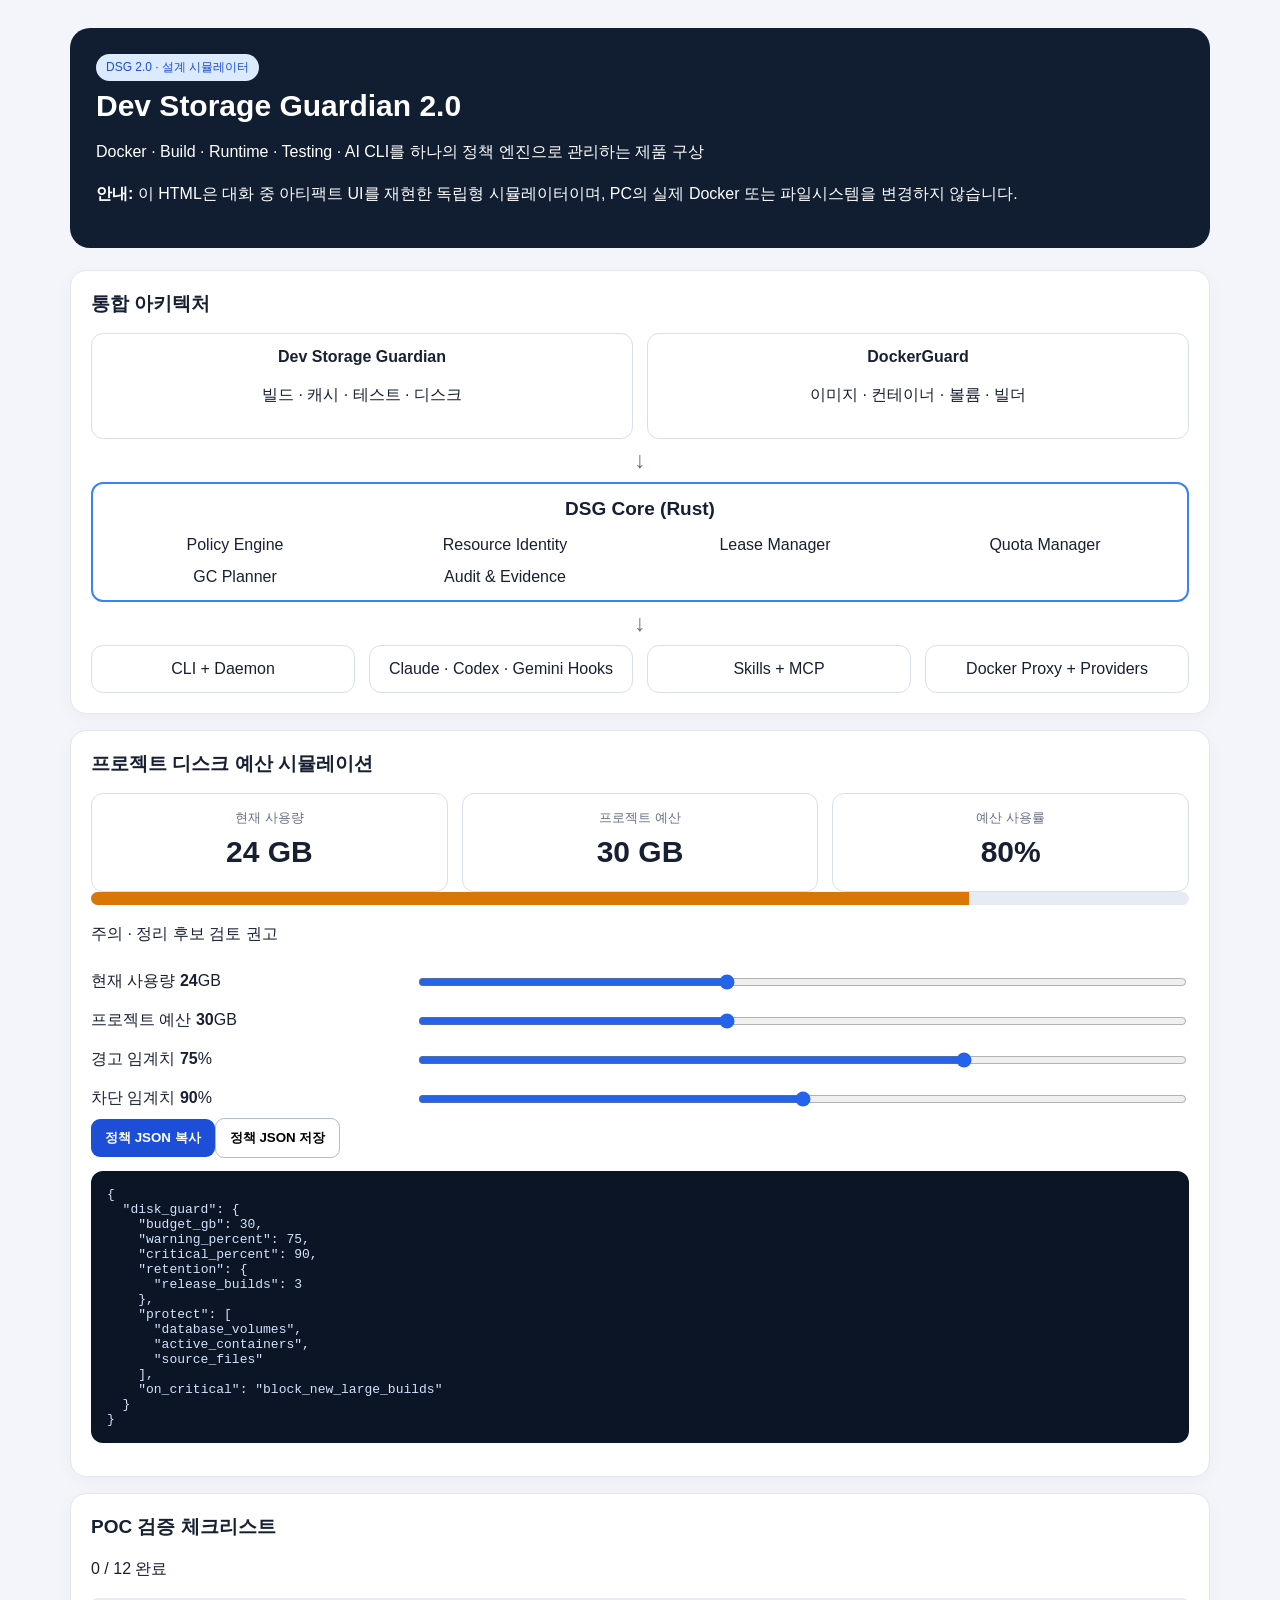
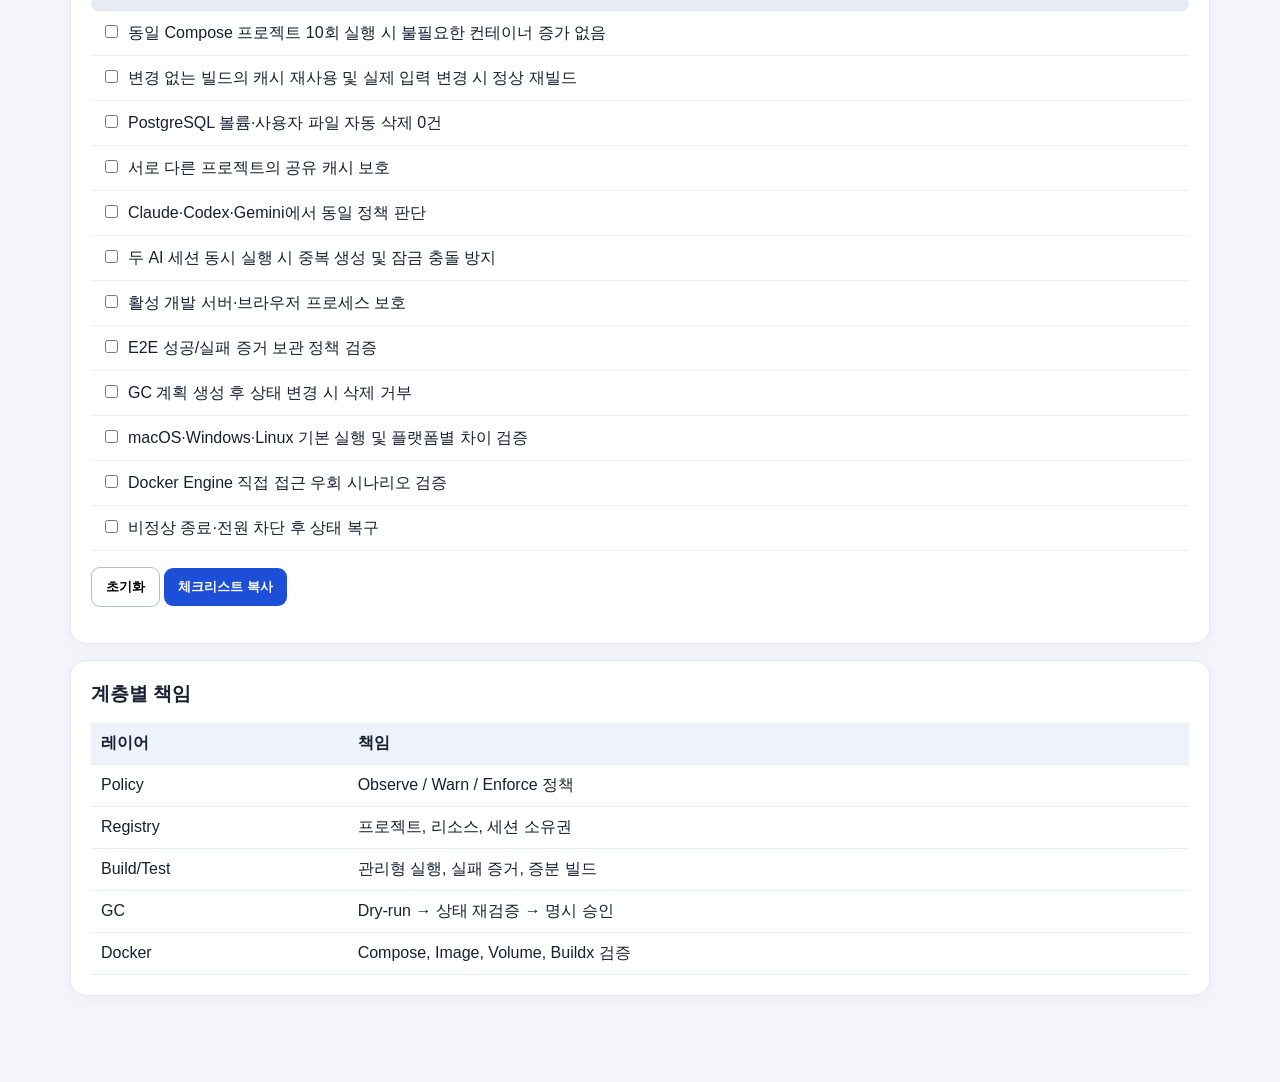
<file: artifact/DSG_2_0_Interactive_Artifact.html>
<!doctype html><html lang="ko"><head><meta charset="utf-8"><meta name="viewport" content="width=device-width,initial-scale=1"><title>DSG 2.0 Interactive Architecture Artifact</title><style>
:root{color-scheme:light dark;font-family:Inter,-apple-system,BlinkMacSystemFont,'Segoe UI',sans-serif}body{background:#f3f5fa;color:#172033;margin:0}main{max-width:1140px;margin:auto;padding:28px 18px 70px}header{background:#111e31;color:white;padding:26px;border-radius:20px;margin-bottom:22px}h1{margin:8px 0;font-size:30px}h2{margin:0 0 16px;font-size:19px}h3{margin:12px 0}p{line-height:1.6}small{color:#667085}.grid{display:grid;grid-template-columns:repeat(auto-fit,minmax(240px,1fr));gap:14px}.card{background:white;border:1px solid #e2e7ee;border-radius:16px;padding:20px;margin-bottom:16px;box-shadow:0 4px 18px #1b293909}.tile{border:1px solid #d7dfeb;border-radius:12px;padding:14px;text-align:center}.arrow{text-align:center;color:#667085;margin:8px;font-size:23px}.pill{display:inline-block;background:#dbeafe;color:#1d4ed8;font-size:12px;padding:5px 10px;border-radius:20px}.track{height:13px;background:#e7ebf3;border-radius:15px;overflow:hidden}.fill{height:100%;width:0;background:#15803d;transition:width .2s}.control{display:flex;justify-content:space-between;align-items:center;gap:15px;padding:9px 0}input[type=range]{width:70%;accent-color:#2563eb}button{border:1px solid #afbdd0;background:#fff;border-radius:9px;padding:10px 14px;cursor:pointer;font-weight:600}.mainbtn{background:#1d4ed8;color:white;border:0}.checks label{display:block;padding:10px;border-bottom:1px solid #eef1f4;line-height:1.5}.checks input{margin-right:10px;accent-color:#2563eb}pre{background:#0b1525;color:#d4e2ff;padding:16px;border-radius:12px;white-space:pre-wrap;overflow:auto}table{border-collapse:collapse;width:100%}th,td{padding:10px;border-bottom:1px solid #e8edf3;text-align:left}th{background:#eef3fb}@media(max-width:600px){h1{font-size:22px}.control{display:block}input[type=range]{width:100%}}
</style></head><body><main><header><span class="pill">DSG 2.0 · 설계 시뮬레이터</span><h1>Dev Storage Guardian 2.0</h1><p>Docker · Build · Runtime · Testing · AI CLI를 하나의 정책 엔진으로 관리하는 제품 구상</p><p><strong>안내:</strong> 이 HTML은 대화 중 아티팩트 UI를 재현한 독립형 시뮬레이터이며, PC의 실제 Docker 또는 파일시스템을 변경하지 않습니다.</p></header>
<section class="card"><h2>통합 아키텍처</h2><div class="grid"><div class="tile"><strong>Dev Storage Guardian</strong><p>빌드 · 캐시 · 테스트 · 디스크</p></div><div class="tile"><strong>DockerGuard</strong><p>이미지 · 컨테이너 · 볼륨 · 빌더</p></div></div><div class="arrow">↓</div><div class="tile" style="border:2px solid #3b82f6"><h2>DSG Core (Rust)</h2><div class="grid"><div>Policy Engine</div><div>Resource Identity</div><div>Lease Manager</div><div>Quota Manager</div><div>GC Planner</div><div>Audit & Evidence</div></div></div><div class="arrow">↓</div><div class="grid"><div class="tile">CLI + Daemon</div><div class="tile">Claude · Codex · Gemini Hooks</div><div class="tile">Skills + MCP</div><div class="tile">Docker Proxy + Providers</div></div></section>
<section class="card"><h2>프로젝트 디스크 예산 시뮬레이션</h2><div class="grid"><div class="tile"><small>현재 사용량</small><h1 id="usedLabel">24 GB</h1></div><div class="tile"><small>프로젝트 예산</small><h1 id="budgetLabel">30 GB</h1></div><div class="tile"><small>예산 사용률</small><h1 id="percentLabel">80%</h1></div></div><div class="track"><div id="fill" class="fill"></div></div><p id="status" role="status"></p><div class="control"><label for="used">현재 사용량 <strong id="usedVal">24</strong>GB</label><input id="used" type="range" min="0" max="60" value="24"></div><div class="control"><label for="budget">프로젝트 예산 <strong id="budgetVal">30</strong>GB</label><input id="budget" type="range" min="10" max="60" step="5" value="30"></div><div class="control"><label for="warning">경고 임계치 <strong id="warningVal">75</strong>%</label><input id="warning" type="range" min="50" max="85" step="5" value="75"></div><div class="control"><label for="critical">차단 임계치 <strong id="criticalVal">90</strong>%</label><input id="critical" type="range" min="80" max="100" step="5" value="90"></div><button class="mainbtn" id="copyPolicy">정책 JSON 복사</button><button id="downloadPolicy">정책 JSON 저장</button><pre id="policy"></pre></section>
<section class="card"><h2>POC 검증 체크리스트</h2><p id="progress">0 / 12 완료</p><div class="track"><div id="checkFill" class="fill"></div></div><div id="checks" class="checks"></div><p><button id="reset">초기화</button> <button class="mainbtn" id="copyChecklist">체크리스트 복사</button></p></section>
<section class="card"><h2>계층별 책임</h2><table><thead><tr><th>레이어</th><th>책임</th></tr></thead><tbody><tr><td>Policy</td><td>Observe / Warn / Enforce 정책</td></tr><tr><td>Registry</td><td>프로젝트, 리소스, 세션 소유권</td></tr><tr><td>Build/Test</td><td>관리형 실행, 실패 증거, 증분 빌드</td></tr><tr><td>GC</td><td>Dry-run → 상태 재검증 → 명시 승인</td></tr><tr><td>Docker</td><td>Compose, Image, Volume, Buildx 검증</td></tr></tbody></table></section>
</main><script>
const $=id=>document.getElementById(id);const keys=['used','budget','warning','critical'];const items=['동일 Compose 프로젝트 10회 실행 시 불필요한 컨테이너 증가 없음','변경 없는 빌드의 캐시 재사용 및 실제 입력 변경 시 정상 재빌드','PostgreSQL 볼륨·사용자 파일 자동 삭제 0건','서로 다른 프로젝트의 공유 캐시 보호','Claude·Codex·Gemini에서 동일 정책 판단','두 AI 세션 동시 실행 시 중복 생성 및 잠금 충돌 방지','활성 개발 서버·브라우저 프로세스 보호','E2E 성공/실패 증거 보관 정책 검증','GC 계획 생성 후 상태 변경 시 삭제 거부','macOS·Windows·Linux 기본 실행 및 플랫폼별 차이 검증','Docker Engine 직접 접근 우회 시나리오 검증','비정상 종료·전원 차단 후 상태 복구'];
function policy(){return {disk_guard:{budget_gb:Number($('budget').value),warning_percent:Number($('warning').value),critical_percent:Number($('critical').value),retention:{release_builds:3},protect:['database_volumes','active_containers','source_files'],on_critical:'block_new_large_builds'}}}
function refresh(){let v=Object.fromEntries(keys.map(k=>[k,Number($(k).value)]));if(v.warning>=v.critical){$('critical').value=Math.min(100,v.warning+5);v.critical=Number($('critical').value)}for(let k of keys){$(k+'Val').textContent=v[k]}$('usedLabel').textContent=v.used+' GB';$('budgetLabel').textContent=v.budget+' GB';let percent=Math.round(v.used/v.budget*100);$('percentLabel').textContent=percent+'%';$('fill').style.width=Math.min(100,percent)+'%';let label=percent>=v.critical?'위험 · 새로운 대용량 빌드 생성 제한':percent>=v.warning?'주의 · 정리 후보 검토 권고':'정상 · 정책 범위 내 실행 가능';$('status').textContent=label;$('fill').style.background=percent>=v.critical?'#dc2626':percent>=v.warning?'#d97706':'#15803d';$('policy').textContent=JSON.stringify(policy(),null,2)}keys.forEach(k=>$(k).addEventListener('input',refresh));refresh();$('copyPolicy').onclick=()=>navigator.clipboard.writeText($('policy').textContent);$('downloadPolicy').onclick=()=>{let b=new Blob([$('policy').textContent],{type:'application/json'});let a=document.createElement('a');a.href=URL.createObjectURL(b);a.download='dsg-policy.json';a.click();setTimeout(()=>URL.revokeObjectURL(a.href),1000)};
function renderChecks(){const checked=[...document.querySelectorAll('#checks input:checked')].length;$('progress').textContent=checked+' / '+items.length+' 완료';$('checkFill').style.width=(100*checked/items.length)+'%'}items.forEach((t,i)=>{const l=document.createElement('label'),c=document.createElement('input');c.type='checkbox';c.dataset.index=i;c.addEventListener('change',renderChecks);l.append(c,document.createTextNode(t));$('checks').append(l)});$('reset').onclick=()=>{document.querySelectorAll('#checks input').forEach(i=>i.checked=false);renderChecks()};$('copyChecklist').onclick=()=>navigator.clipboard.writeText([...document.querySelectorAll('#checks input')].map((c,i)=>(c.checked?'[x] ':'[ ] ')+items[i]).join('\n'));
</script></body></html>
</file>
